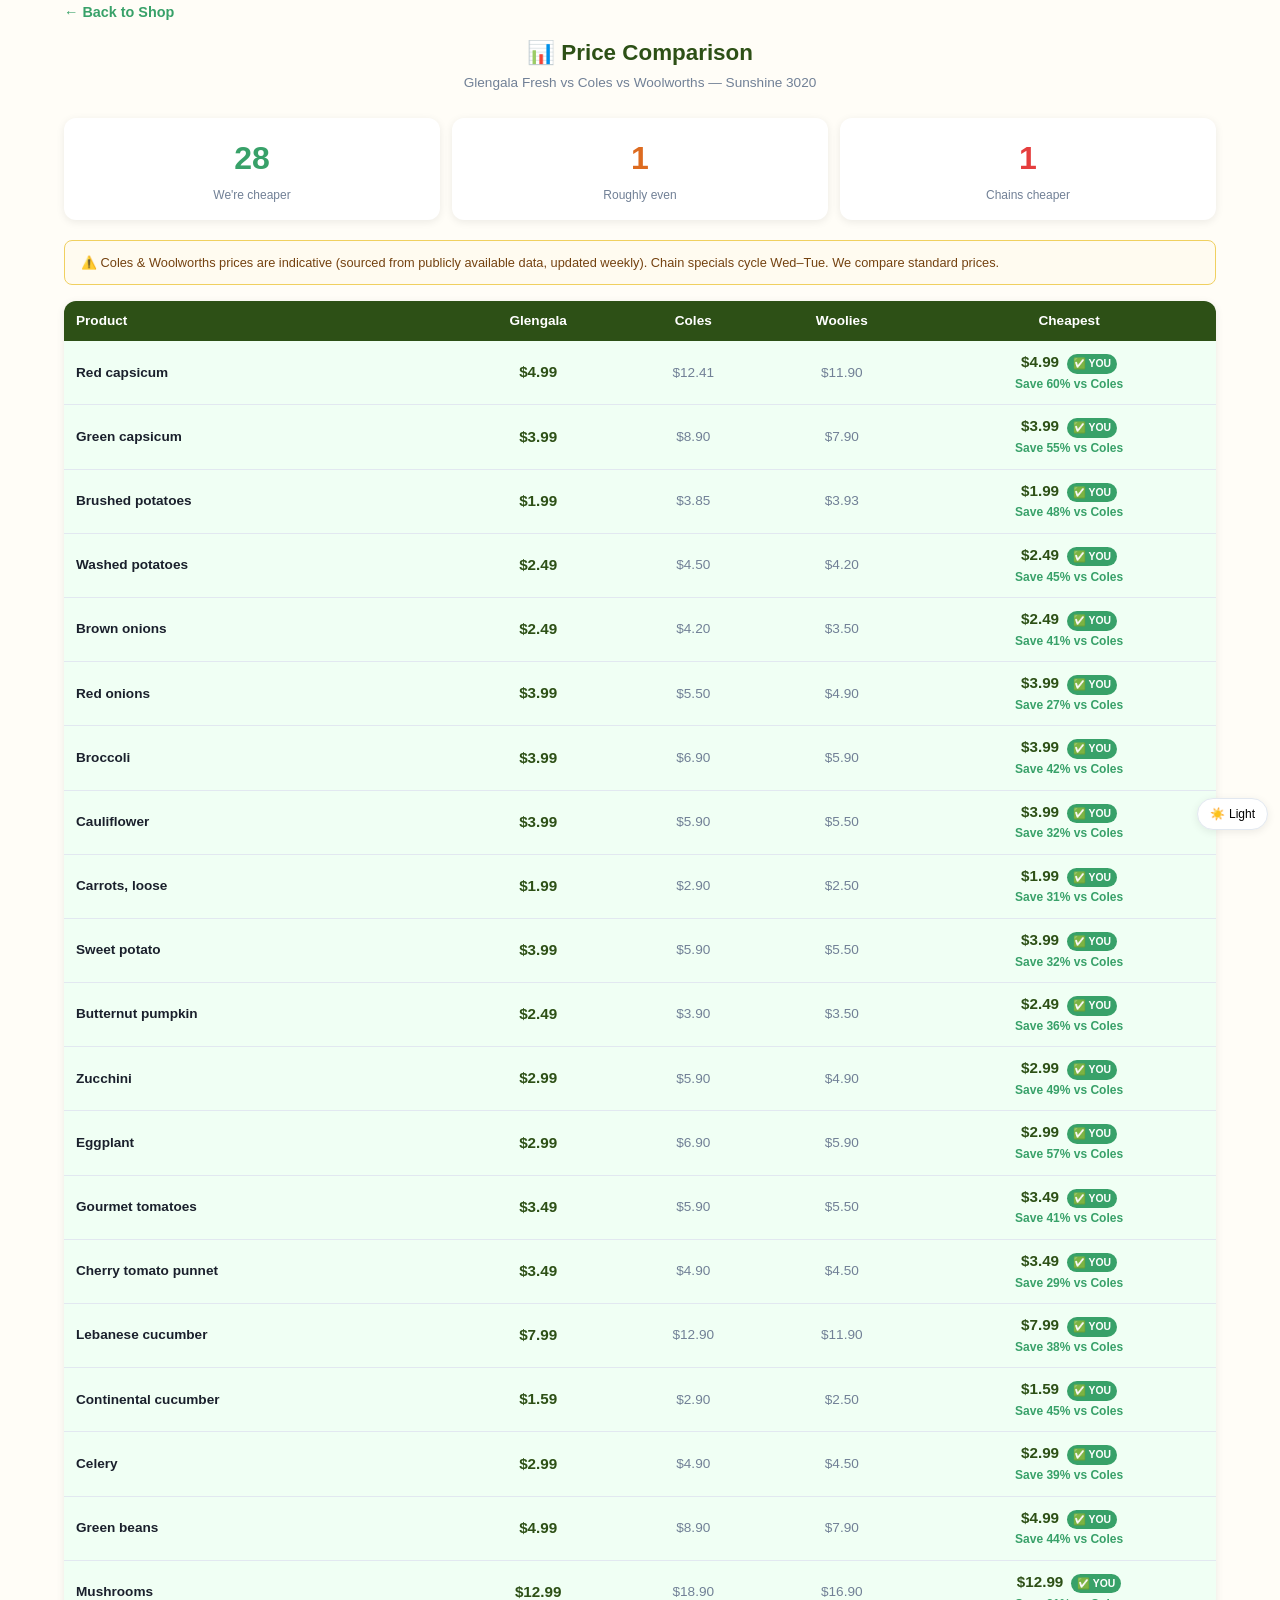
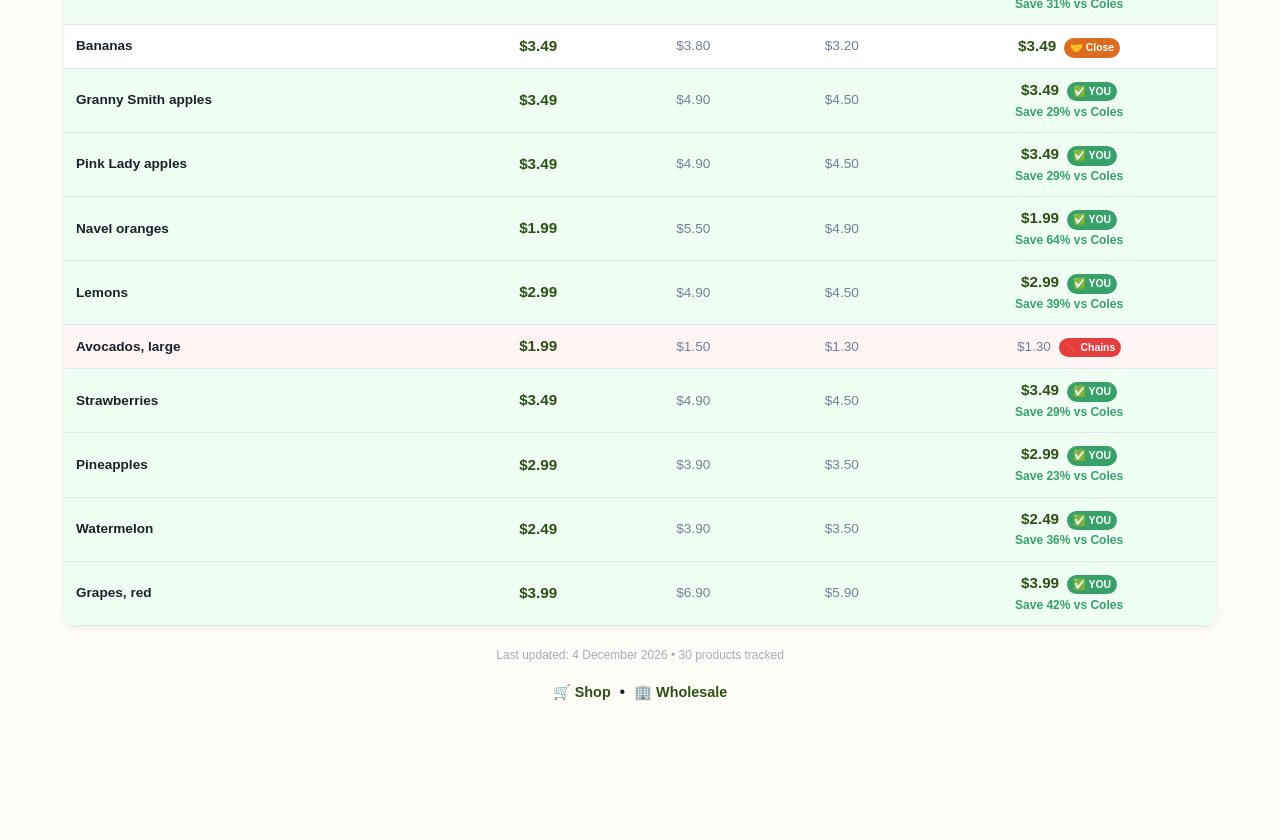
<file: compare.html>
<!DOCTYPE html>
<html lang="en">
<head>
    <meta charset="UTF-8">
    <meta name="viewport" content="width=device-width, initial-scale=1.0">
    <title>Price Comparison — Glengala Fresh vs Coles vs Woolworths</title>
    <meta name="description" content="See how Glengala Fresh prices compare to Coles and Woolworths on 30 everyday essentials. Updated weekly.">
    <link rel="stylesheet" href="shop-styles.css">
    <style>
        .compare-container { max-width: 900px; margin: 0 auto; padding: 20px 16px 80px; }
        .compare-header { text-align: center; margin-bottom: 24px; }
        .compare-header h1 { color: #2d5016; font-size: 1.4rem; margin-bottom: 4px; }
        .compare-header p { color: #718096; font-size: 0.85rem; }
        .compare-table-wrapper { overflow-x: auto; -webkit-overflow-scrolling: touch; margin: 16px 0; border-radius: 12px; box-shadow: 0 2px 8px rgba(0,0,0,0.08); }
        .compare-table { width: 100%; border-collapse: collapse; background: #fff; font-size: 0.85rem; }
        .compare-table th { background: #2d5016; color: #fff; padding: 10px 8px; text-align: center; font-weight: 700; white-space: nowrap; position: sticky; top: 0; }
        .compare-table th:first-child { text-align: left; padding-left: 12px; min-width: 140px; }
        .compare-table td { padding: 10px 8px; text-align: center; border-bottom: 1px solid #e2e8f0; }
        .compare-table td:first-child { text-align: left; padding-left: 12px; font-weight: 600; }
        .compare-table tr:hover td { background: #f0fff4; }
        .price-you { color: #2d5016; font-weight: 800; font-size: 0.95rem; }
        .price-chain { color: #718096; }
        .winner-you { background: #f0fff4 !important; }
        .winner-chain { background: #fff5f5 !important; }
        .badge-win { display: inline-block; background: #38a169; color: #fff; font-size: 0.65rem; padding: 2px 6px; border-radius: 10px; margin-left: 4px; font-weight: 700; }
        .badge-lose { display: inline-block; background: #e53e3e; color: #fff; font-size: 0.65rem; padding: 2px 6px; border-radius: 10px; margin-left: 4px; font-weight: 700; }
        .badge-close { display: inline-block; background: #dd6b20; color: #fff; font-size: 0.65rem; padding: 2px 6px; border-radius: 10px; margin-left: 4px; font-weight: 700; }
        .savings { font-size: 0.75rem; color: #38a169; font-weight: 700; }
        .stats-row { display: grid; grid-template-columns: repeat(3, 1fr); gap: 12px; margin: 20px 0; }
        .stat-card { background: #fff; border-radius: 12px; padding: 16px; text-align: center; box-shadow: 0 2px 8px rgba(0,0,0,0.08); }
        .stat-card .number { font-size: 2rem; font-weight: 800; }
        .stat-card .number.green { color: #38a169; }
        .stat-card .number.red { color: #e53e3e; }
        .stat-card .number.orange { color: #dd6b20; }
        .stat-card .label { font-size: 0.75rem; color: #718096; margin-top: 4px; }
        .last-updated { text-align: center; font-size: 0.75rem; color: #a0aec0; margin-top: 20px; }
        .note-box { background: #fffbf0; border: 1px solid #f0d060; border-radius: 8px; padding: 12px 16px; margin: 16px 0; font-size: 0.8rem; color: #744210; }
        .nav-back { display: inline-block; margin-bottom: 12px; color: #38a169; text-decoration: none; font-weight: 600; font-size: 0.9rem; }
    </style>
</head>
<body>
    <div class="shop-container">
        <a href="index.html" class="nav-back">← Back to Shop</a>

        <div class="compare-header">
            <h1>📊 Price Comparison</h1>
            <p>Glengala Fresh vs Coles vs Woolworths — Sunshine 3020</p>
        </div>

        <div class="stats-row">
            <div class="stat-card">
                <div class="number green" id="winCount">—</div>
                <div class="label">We're cheaper</div>
            </div>
            <div class="stat-card">
                <div class="number orange" id="closeCount">—</div>
                <div class="label">Roughly even</div>
            </div>
            <div class="stat-card">
                <div class="number red" id="loseCount">—</div>
                <div class="label">Chains cheaper</div>
            </div>
        </div>

        <div class="note-box">
            ⚠️ Coles & Woolworths prices are indicative (sourced from publicly available data, updated weekly). Chain specials cycle Wed–Tue. We compare standard prices.
        </div>

        <div class="compare-table-wrapper">
            <table class="compare-table">
                <thead>
                    <tr>
                        <th>Product</th>
                        <th>Glengala</th>
                        <th>Coles</th>
                        <th>Woolies</th>
                        <th>Cheapest</th>
                    </tr>
                </thead>
                <tbody id="compareTableBody">
                    <!-- Filled by JavaScript -->
                </tbody>
            </table>
        </div>

        <p class="last-updated">Last updated: <span id="updateDate">—</span> • 30 products tracked</p>
    </div>

    <!-- Cart Summary (reuse from shop) -->
    <div class="cart-summary" id="cartSummary" style="display:none;">
        <div class="cart-toggle" onclick="toggleCart()">
            <span>🛒 Cart (<span id="cartCount">0</span>)</span>
            <span id="cartToggleIcon">▲</span>
        </div>
        <div class="cart-content" id="cartContent">
            <div id="cartItems" class="cart-items"><div class="empty-cart">Your cart is empty</div></div>
            <div id="cartTotal" class="cart-total">Total: $0.00</div>
            <button class="checkout-btn" onclick="shop.checkout()">Confirm Order</button>
        </div>
    </div>

    <!-- Dark Mode Toggle -->
    <div class="dark-mode-toggle">
        <button class="dark-mode-btn" onclick="toggleDarkMode()">
            <span id="themeIcon">☀️</span>
            <span id="themeText">Light</span>
        </button>
    </div>

    <div class="footer-menu">
        <a href="index.html">🛒 Shop</a>
        &nbsp;•&nbsp;
        <a href="wholesale.html">🏢 Wholesale</a>
    </div>

    <script src="compare-data.js"></script>
    <script>
        document.addEventListener('DOMContentLoaded', () => {
            renderCompareTable();
            if (localStorage.getItem('glengalaDarkMode') === 'true') {
                document.body.classList.add('dark-mode');
                document.getElementById('themeIcon').textContent = '🌙';
                document.getElementById('themeText').textContent = 'Dark';
            }
        });
    </script>
</body>
</html>
</file>
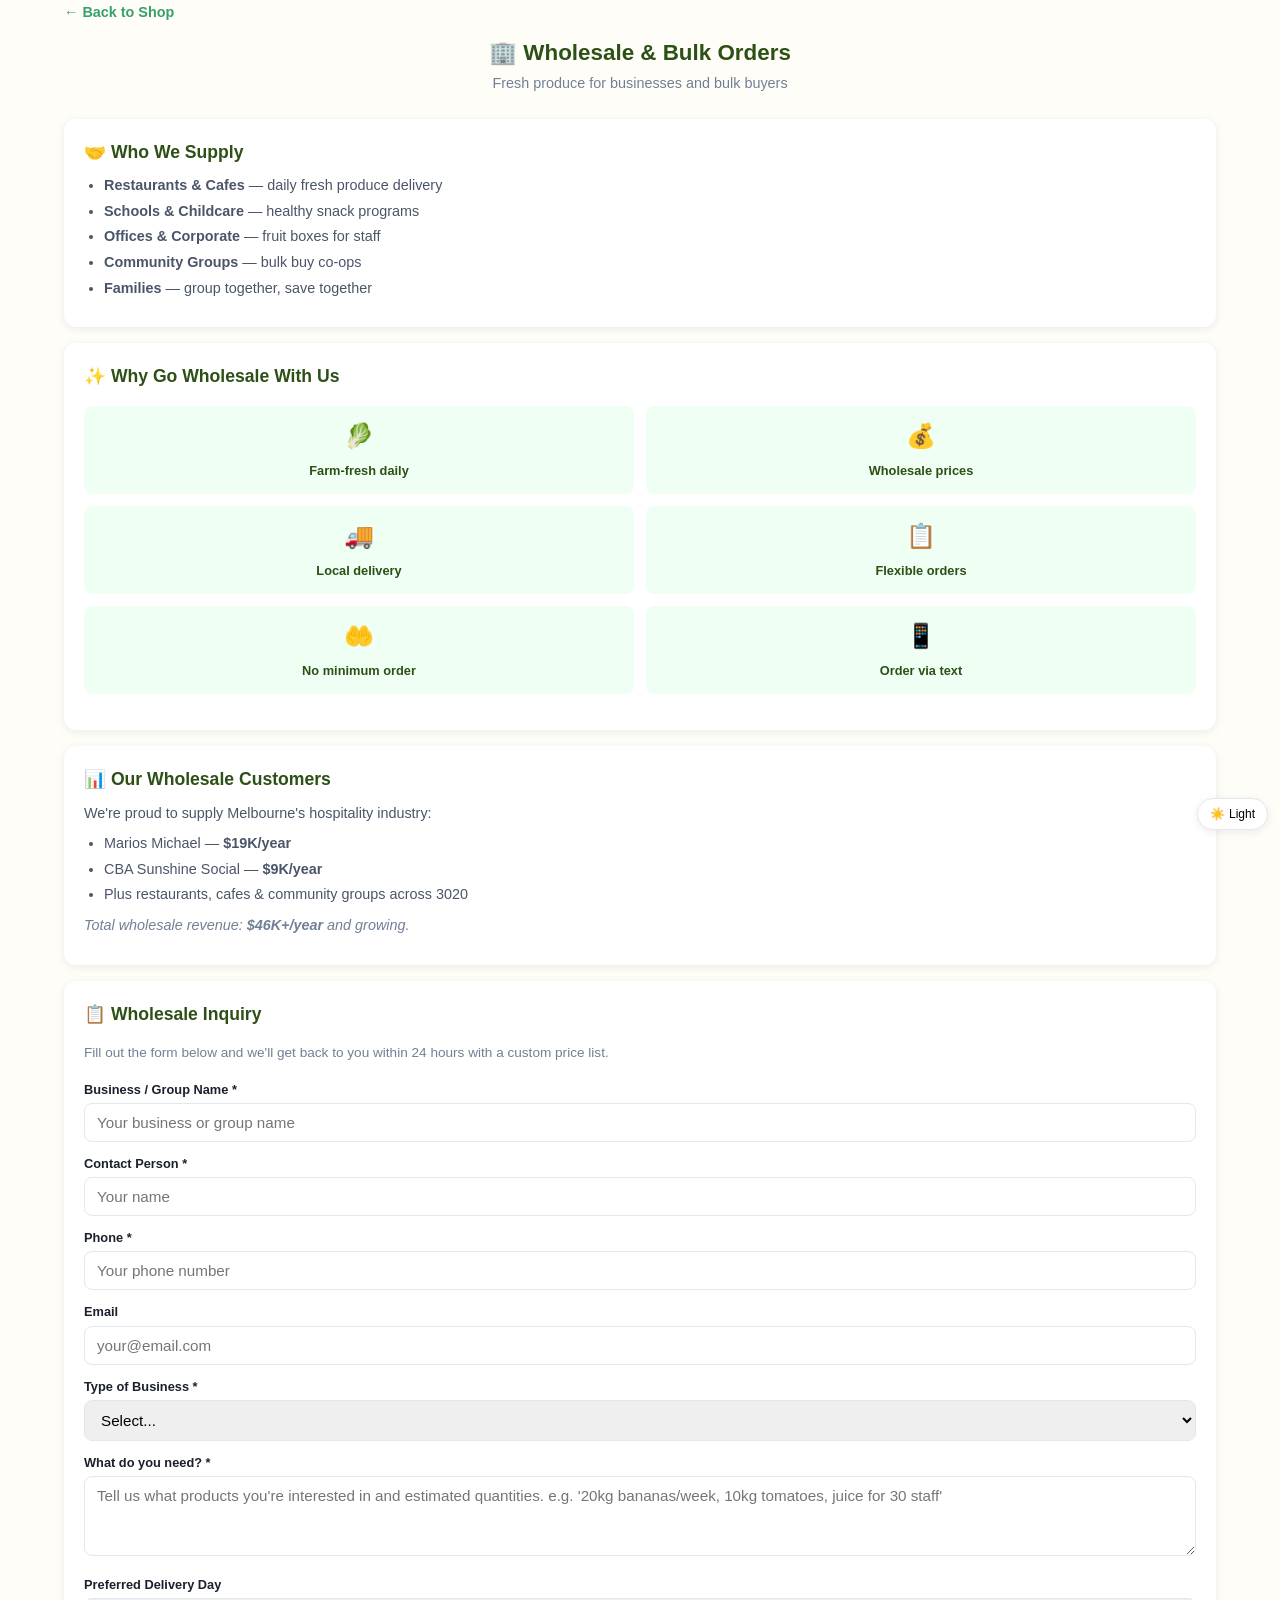
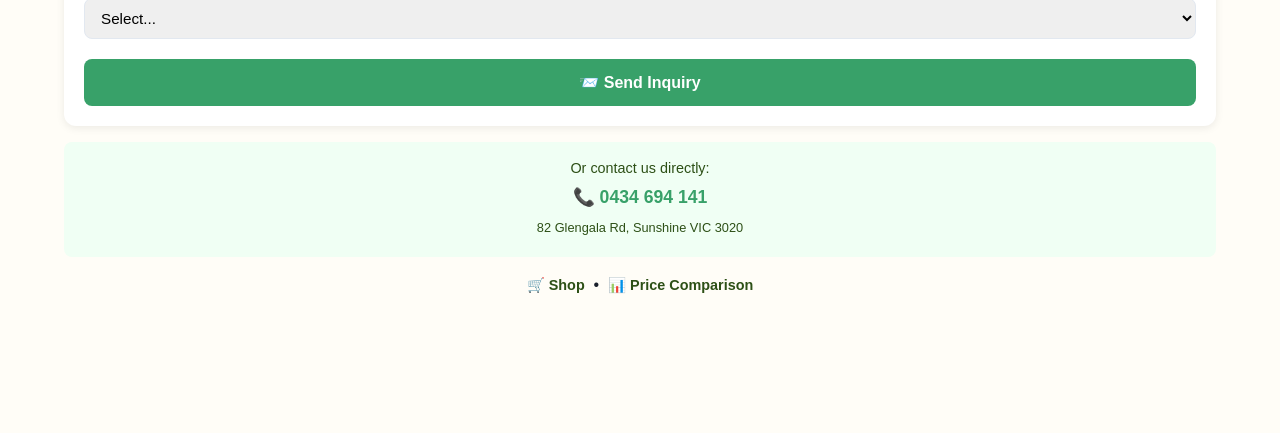
<file: wholesale.html>
<!DOCTYPE html>
<html lang="en">
<head>
    <meta charset="UTF-8">
    <meta name="viewport" content="width=device-width, initial-scale=1.0">
    <title>Wholesale — Glengala Fresh</title>
    <meta name="description" content="Wholesale fresh produce for restaurants, cafes, and bulk buyers in Melbourne. Contact Glengala Fresh for wholesale pricing.">
    <link rel="stylesheet" href="shop-styles.css">
    <style>
        .wholesale-container { max-width: 700px; margin: 0 auto; padding: 20px 16px 80px; }
        .wholesale-header { text-align: center; margin-bottom: 24px; }
        .wholesale-header h1 { color: #2d5016; font-size: 1.4rem; margin-bottom: 4px; }
        .wholesale-header p { color: #718096; font-size: 0.9rem; }
        .info-card { background: #fff; border-radius: 12px; padding: 20px; margin-bottom: 16px; box-shadow: 0 2px 8px rgba(0,0,0,0.08); }
        .info-card h2 { color: #2d5016; font-size: 1.1rem; margin-bottom: 10px; }
        .info-card p { color: #4a5568; font-size: 0.9rem; line-height: 1.6; margin-bottom: 8px; }
        .info-card ul { padding-left: 20px; margin: 8px 0; }
        .info-card li { color: #4a5568; font-size: 0.9rem; margin-bottom: 4px; }
        .benefits-grid { display: grid; grid-template-columns: 1fr 1fr; gap: 12px; margin: 16px 0; }
        .benefit-item { background: #f0fff4; border-radius: 8px; padding: 12px; text-align: center; }
        .benefit-item .emoji { font-size: 1.5rem; display: block; margin-bottom: 4px; }
        .benefit-item .text { font-size: 0.8rem; font-weight: 600; color: #2d5016; }
        .contact-form { background: #fff; border-radius: 12px; padding: 20px; box-shadow: 0 2px 8px rgba(0,0,0,0.08); }
        .contact-form h2 { color: #2d5016; font-size: 1.1rem; margin-bottom: 16px; }
        .form-group { margin-bottom: 12px; }
        .form-group label { display: block; font-size: 0.8rem; font-weight: 600; margin-bottom: 4px; color: #1a202c; }
        .form-group input, .form-group textarea, .form-group select { width: 100%; padding: 10px 12px; border: 1px solid #e2e8f0; border-radius: 8px; font-size: 0.95rem; font-family: inherit; }
        .form-group input:focus, .form-group textarea:focus, .form-group select:focus { outline: none; border-color: #38a169; box-shadow: 0 0 0 3px rgba(56,161,105,0.15); }
        .form-group textarea { resize: vertical; min-height: 80px; }
        .submit-btn { width: 100%; padding: 14px; background: #38a169; color: white; border: none; border-radius: 8px; font-size: 1rem; font-weight: 700; cursor: pointer; margin-top: 8px; }
        .submit-btn:hover { background: #2d5016; }
        .contact-direct { text-align: center; margin-top: 16px; padding: 16px; background: #f0fff4; border-radius: 8px; }
        .contact-direct p { font-size: 0.9rem; color: #2d5016; margin-bottom: 4px; }
        .contact-direct a { color: #38a169; font-weight: 700; text-decoration: none; font-size: 1.1rem; }
        .nav-back { display: inline-block; margin-bottom: 12px; color: #38a169; text-decoration: none; font-weight: 600; font-size: 0.9rem; }
    </style>
</head>
<body>
    <div class="shop-container">
        <a href="index.html" class="nav-back">← Back to Shop</a>

        <div class="wholesale-header">
            <h1>🏢 Wholesale & Bulk Orders</h1>
            <p>Fresh produce for businesses and bulk buyers</p>
        </div>

        <!-- Who We Serve -->
        <div class="info-card">
            <h2>🤝 Who We Supply</h2>
            <ul>
                <li><strong>Restaurants & Cafes</strong> — daily fresh produce delivery</li>
                <li><strong>Schools & Childcare</strong> — healthy snack programs</li>
                <li><strong>Offices & Corporate</strong> — fruit boxes for staff</li>
                <li><strong>Community Groups</strong> — bulk buy co-ops</li>
                <li><strong>Families</strong> — group together, save together</li>
            </ul>
        </div>

        <!-- Benefits -->
        <div class="info-card">
            <h2>✨ Why Go Wholesale With Us</h2>
            <div class="benefits-grid">
                <div class="benefit-item"><span class="emoji">🥬</span><span class="text">Farm-fresh daily</span></div>
                <div class="benefit-item"><span class="emoji">💰</span><span class="text">Wholesale prices</span></div>
                <div class="benefit-item"><span class="emoji">🚚</span><span class="text">Local delivery</span></div>
                <div class="benefit-item"><span class="emoji">📋</span><span class="text">Flexible orders</span></div>
                <div class="benefit-item"><span class="emoji">🤲</span><span class="text">No minimum order</span></div>
                <div class="benefit-item"><span class="emoji">📱</span><span class="text">Order via text</span></div>
            </div>
        </div>

        <!-- Existing Wholesale Customers -->
        <div class="info-card">
            <h2>📊 Our Wholesale Customers</h2>
            <p>We're proud to supply Melbourne's hospitality industry:</p>
            <ul>
                <li>Marios Michael — <strong>$19K/year</strong></li>
                <li>CBA Sunshine Social — <strong>$9K/year</strong></li>
                <li>Plus restaurants, cafes & community groups across 3020</li>
            </ul>
            <p style="margin-top:8px; font-style:italic; color:#718096;">Total wholesale revenue: <strong>$46K+/year</strong> and growing.</p>
        </div>

        <!-- Inquiry Form -->
        <div class="contact-form">
            <h2>📋 Wholesale Inquiry</h2>
            <p style="font-size:0.85rem; color:#718096; margin-bottom:16px;">Fill out the form below and we'll get back to you within 24 hours with a custom price list.</p>
            <form onsubmit="submitInquiry(event)">
                <div class="form-group">
                    <label>Business / Group Name *</label>
                    <input type="text" id="bizName" placeholder="Your business or group name" required>
                </div>
                <div class="form-group">
                    <label>Contact Person *</label>
                    <input type="text" id="contactName" placeholder="Your name" required>
                </div>
                <div class="form-group">
                    <label>Phone *</label>
                    <input type="tel" id="bizPhone" placeholder="Your phone number" required>
                </div>
                <div class="form-group">
                    <label>Email</label>
                    <input type="email" id="bizEmail" placeholder="your@email.com">
                </div>
                <div class="form-group">
                    <label>Type of Business *</label>
                    <select id="bizType" required>
                        <option value="">Select...</option>
                        <option value="restaurant">Restaurant</option>
                        <option value="cafe">Café / Coffee Shop</option>
                        <option value="school">School / Childcare</option>
                        <option value="office">Office / Corporate</option>
                        <option value="community">Community Group / Bulk Buy</option>
                        <option value="other">Other</option>
                    </select>
                </div>
                <div class="form-group">
                    <label>What do you need? *</label>
                    <textarea id="bizNeeds" placeholder="Tell us what products you're interested in and estimated quantities. e.g. '20kg bananas/week, 10kg tomatoes, juice for 30 staff'" required></textarea>
                </div>
                <div class="form-group">
                    <label>Preferred Delivery Day</label>
                    <select id="bizDelivery">
                        <option value="">Select...</option>
                        <option value="monday">Monday</option>
                        <option value="tuesday">Tuesday</option>
                        <option value="wednesday">Wednesday</option>
                        <option value="thursday">Thursday</option>
                        <option value="friday">Friday (Market Day!)</option>
                        <option value="saturday">Saturday</option>
                        <option value="flexible">Flexible</option>
                    </select>
                </div>
                <button type="submit" class="submit-btn">📨 Send Inquiry</button>
            </form>
        </div>

        <!-- Direct Contact -->
        <div class="contact-direct">
            <p>Or contact us directly:</p>
            <a href="tel:+61434694141">📞 0434 694 141</a>
            <p style="margin-top:8px; font-size:0.8rem;">82 Glengala Rd, Sunshine VIC 3020</p>
        </div>
    </div>

    <!-- Dark Mode Toggle -->
    <div class="dark-mode-toggle">
        <button class="dark-mode-btn" onclick="toggleDarkMode()">
            <span id="themeIcon">☀️</span>
            <span id="themeText">Light</span>
        </button>
    </div>

    <div class="footer-menu">
        <a href="index.html">🛒 Shop</a>
        &nbsp;•&nbsp;
        <a href="compare.html">📊 Price Comparison</a>
    </div>

    <script>
        function submitInquiry(e) {
            e.preventDefault();
            const data = {
                business: document.getElementById('bizName').value,
                contact: document.getElementById('contactName').value,
                phone: document.getElementById('bizPhone').value,
                email: document.getElementById('bizEmail').value,
                type: document.getElementById('bizType').value,
                needs: document.getElementById('bizNeeds').value,
                delivery: document.getElementById('bizDelivery').value
            };

            const text = `🏢 GLAENGALA FRESH — WHOLESALE INQUIRY\n\n` +
                `Business: ${data.business}\n` +
                `Contact: ${data.contact}\n` +
                `Phone: ${data.phone}\n` +
                `Email: ${data.email || 'N/A'}\n` +
                `Type: ${data.type}\n` +
                `Delivery: ${data.delivery || 'Flexible'}\n\n` +
                `NEEDS:\n${data.needs}\n\n` +
                `Please respond with wholesale pricing. Thank you!`;

            const smsLink = `sms:0434694141?body=${encodeURIComponent(text)}`;
            window.location.href = smsLink;

            setTimeout(() => {
                alert(`📨 Your wholesale inquiry is ready to send!\n\nYour SMS app should have opened. Send to 0434 694 141.\n\nWe'll respond within 24 hours with a custom price list.`);
            }, 1000);
        }

        // Dark mode
        if (localStorage.getItem('glengalaDarkMode') === 'true') {
            document.body.classList.add('dark-mode');
            document.getElementById('themeIcon').textContent = '🌙';
            document.getElementById('themeText').textContent = 'Dark';
        }
        function toggleDarkMode() {
            document.body.classList.toggle('dark-mode');
            const isDark = document.body.classList.contains('dark-mode');
            document.getElementById('themeIcon').textContent = isDark ? '🌙' : '☀️';
            document.getElementById('themeText').textContent = isDark ? 'Dark' : 'Light';
            localStorage.setItem('glengalaDarkMode', isDark ? 'true' : 'false');
        }
    </script>
</body>
</html>
</file>
<file: shop-styles.css>
/* Glengala Fresh — Shop Stylesheet
   Mobile-first, green produce aesthetic
   Last updated: 2026-06-16
   ═══════════════════════════════════════ */

:root {
    --green-dark: #2d5016;
    --green: #38a169;
    --green-light: #68d391;
    --green-pale: #f0fff4;
    --cream: #fffdf7;
    --white: #ffffff;
    --text: #1a202c;
    --text-light: #718096;
    --border: #e2e8f0;
    --shadow: 0 2px 8px rgba(0,0,0,0.08);
    --shadow-lg: 0 8px 24px rgba(0,0,0,0.12);
    --radius: 12px;
    --radius-sm: 8px;
    --font: -apple-system, BlinkMacSystemFont, 'Segoe UI', Roboto, sans-serif;
    --header-height: 120px;
    --cart-bar-height: 60px;
}

/* ── Reset & Base ── */
*, *::before, *::after { box-sizing: border-box; margin: 0; padding: 0; }

html {
    font-size: 16px;
    -webkit-text-size-adjust: 100%;
    scroll-behavior: smooth;
}

body {
    font-family: var(--font);
    color: var(--text);
    background: var(--cream);
    line-height: 1.5;
    min-height: 100vh;
    padding-bottom: var(--cart-bar-height);
}

/* ── Shop Container ── */
.shop-container {
    max-width: 1200px;
    margin: 0 auto;
    padding: 0 16px;
}

/* ── Trust Ribbon ── */
.trust-ribbon {
    background: var(--green-dark);
    color: var(--white);
    text-align: center;
    padding: 8px 16px;
    font-size: 0.8rem;
    font-weight: 500;
}

/* ── Header ── */
.header {
    background: var(--white);
    padding: 16px 0;
    border-bottom: 2px solid var(--green);
    text-align: center;
    position: sticky;
    top: 0;
    z-index: 100;
    box-shadow: var(--shadow);
}

.language-toggle-container {
    margin-bottom: 8px;
}

.language-select {
    font-size: 0.85rem;
    padding: 4px 8px;
    border: 1px solid var(--border);
    border-radius: var(--radius-sm);
    background: var(--white);
    cursor: pointer;
}

.header-content { display: flex; flex-direction: column; align-items: center; gap: 4px; }

.logo {
    height: 48px;
    width: auto;
    object-fit: contain;
}

.header h1 {
    font-size: 1.5rem;
    font-weight: 800;
    color: var(--green-dark);
    letter-spacing: -0.5px;
}

.shop-details {
    font-size: 0.8rem;
    color: var(--text-light);
    font-weight: 500;
}

/* ── Search Bar ── */
.search-bar {
    padding: 12px 0;
    position: sticky;
    top: var(--header-height);
    z-index: 99;
    background: var(--cream);
}

.search-input {
    width: 100%;
    padding: 12px 16px;
    border: 2px solid var(--border);
    border-radius: var(--radius);
    font-size: 1rem;
    background: var(--white);
    transition: border-color 0.2s;
}

.search-input:focus {
    outline: none;
    border-color: var(--green);
    box-shadow: 0 0 0 3px rgba(56, 161, 105, 0.15);
}

/* ── Categories ── */
.categories-container { padding-bottom: 80px; }

.category-tab {
    margin-bottom: 8px;
    border-radius: var(--radius);
    overflow: hidden;
    background: var(--white);
    box-shadow: var(--shadow);
}

.category-header {
    display: flex;
    justify-content: space-between;
    align-items: center;
    padding: 14px 16px;
    cursor: pointer;
    user-select: none;
    -webkit-tap-highlight-color: transparent;
    transition: background 0.15s;
}

.category-header:active { background: var(--green-pale); }

.category-title {
    display: flex;
    align-items: center;
    gap: 8px;
    font-size: 1.05rem;
    font-weight: 700;
}

.category-emoji { font-size: 1.3rem; }

.category-toggle {
    font-size: 0.8rem;
    color: var(--text-light);
    transition: transform 0.2s;
}

.category-header.active .category-toggle { transform: rotate(180deg); }

.category-content {
    max-height: 0;
    overflow: hidden;
    transition: max-height 0.3s ease;
}

.category-content.expanded { max-height: 5000px; }

/* ── Products Grid ── */
.products-grid {
    display: grid;
    grid-template-columns: repeat(auto-fill, minmax(155px, 1fr));
    gap: 12px;
    padding: 12px;
}

/* ── Product Card ── */
.product-card {
    background: var(--white);
    border-radius: var(--radius);
    padding: 12px;
    text-align: center;
    position: relative;
    border: 1px solid var(--border);
    transition: transform 0.15s, box-shadow 0.15s;
    display: flex;
    flex-direction: column;
    gap: 6px;
}

.product-card:hover {
    transform: translateY(-2px);
    box-shadow: var(--shadow-lg);
}

.special-badge {
    position: absolute;
    top: -6px;
    right: -6px;
    background: #e53e3e;
    color: white;
    font-size: 0.65rem;
    font-weight: 700;
    padding: 3px 8px;
    border-radius: 20px;
    z-index: 2;
}

.product-photo {
    width: 100%;
    aspect-ratio: 1;
    border-radius: var(--radius-sm);
    background: var(--green-pale);
    display: flex;
    align-items: center;
    justify-content: center;
    font-size: 2.5rem;
    overflow: hidden;
    margin-bottom: 4px;
}

.product-photo img {
    width: 100%;
    height: 100%;
    object-fit: cover;
}

.product-name {
    font-size: 0.85rem;
    font-weight: 600;
    line-height: 1.3;
    min-height: 2.6em;
    display: flex;
    align-items: center;
    justify-content: center;
}

.product-price {
    font-size: 1.1rem;
    font-weight: 800;
    color: var(--green-dark);
}

.product-unit {
    font-size: 0.7rem;
    color: var(--text-light);
    margin-bottom: 4px;
}

/* ── Quantity Selector ── */
.quantity-selector {
    display: flex;
    align-items: center;
    justify-content: center;
    gap: 4px;
    margin-bottom: 8px;
}

.quantity-input {
    width: 50px;
    text-align: center;
    padding: 6px 4px;
    border: 1px solid var(--border);
    border-radius: var(--radius-sm);
    font-size: 0.9rem;
    font-weight: 600;
    -moz-appearance: textfield;
}

.quantity-input::-webkit-outer-spin-button,
.quantity-input::-webkit-inner-spin-button {
    -webkit-appearance: none;
    margin: 0;
}

.quantity-controls {
    display: flex;
    flex-direction: column;
    gap: 2px;
}

.quantity-btn {
    width: 26px;
    height: 22px;
    border: 1px solid var(--border);
    border-radius: 4px;
    background: var(--white);
    cursor: pointer;
    font-size: 0.6rem;
    display: flex;
    align-items: center;
    justify-content: center;
    transition: background 0.15s;
}

.quantity-btn:active { background: var(--green-pale); }

/* ── Add to Cart Button ── */
.add-to-cart {
    width: 100%;
    padding: 10px 8px;
    background: var(--green);
    color: white;
    border: none;
    border-radius: var(--radius-sm);
    font-size: 0.8rem;
    font-weight: 700;
    cursor: pointer;
    transition: background 0.15s, transform 0.1s;
}

.add-to-cart:hover { background: var(--green-dark); }
.add-to-cart:active { transform: scale(0.97); }

/* ── Cart Summary (Sticky Bottom Bar) ── */
.cart-summary {
    position: fixed;
    bottom: 0;
    left: 0;
    right: 0;
    background: var(--white);
    box-shadow: 0 -4px 16px rgba(0,0,0,0.1);
    z-index: 200;
    max-height: 60px;
    transition: max-height 0.3s ease;
    overflow: hidden;
}

.cart-summary.expanded {
    max-height: 70vh;
    overflow-y: auto;
}

.cart-toggle {
    display: flex;
    justify-content: space-between;
    align-items: center;
    padding: 16px 20px;
    cursor: pointer;
    font-weight: 700;
    font-size: 1rem;
    height: 60px;
    -webkit-tap-highlight-color: transparent;
}

.cart-toggle:active { background: var(--green-pale); }

#cartToggleIcon {
    transition: transform 0.2s;
    font-size: 0.8rem;
}

.cart-content {
    padding: 0 20px 20px;
}

.cart-items { margin-bottom: 12px; }

.cart-item {
    display: flex;
    justify-content: space-between;
    align-items: center;
    padding: 8px 0;
    border-bottom: 1px solid var(--border);
}

.cart-item-name { font-weight: 600; font-size: 0.9rem; }
.cart-item-quantity { font-size: 0.8rem; color: var(--text-light); }
.cart-item-price { font-weight: 700; color: var(--green-dark); }

.empty-cart {
    text-align: center;
    padding: 20px;
    color: var(--text-light);
    font-style: italic;
}

.cart-total {
    text-align: right;
    font-size: 1.1rem;
    font-weight: 800;
    padding: 8px 0;
    border-top: 2px solid var(--green);
    margin-bottom: 12px;
}

.checkout-btn {
    width: 100%;
    padding: 14px;
    background: var(--green-dark);
    color: white;
    border: none;
    border-radius: var(--radius);
    font-size: 1rem;
    font-weight: 700;
    cursor: pointer;
    transition: background 0.15s;
}

.checkout-btn:hover { background: #1a3a0a; }
.checkout-btn:active { transform: scale(0.98); }

/* ── Order Summary Overlay ── */
.order-summary-overlay {
    position: fixed;
    top: 0;
    left: 0;
    right: 0;
    bottom: 0;
    background: rgba(0,0,0,0.6);
    z-index: 500;
    display: flex;
    align-items: center;
    justify-content: center;
    padding: 16px;
}

.order-summary-container {
    background: var(--white);
    border-radius: var(--radius);
    padding: 24px;
    max-width: 500px;
    width: 100%;
    max-height: 85vh;
    overflow-y: auto;
    box-shadow: var(--shadow-lg);
}

.order-summary-header {
    display: flex;
    justify-content: space-between;
    align-items: center;
    margin-bottom: 16px;
    padding-bottom: 12px;
    border-bottom: 2px solid var(--green);
}

.order-summary-header h2 { font-size: 1.2rem; color: var(--green-dark); }

.close-btn {
    background: none;
    border: none;
    font-size: 1.5rem;
    cursor: pointer;
    color: var(--text-light);
    padding: 4px 8px;
}

.order-info {
    display: flex;
    justify-content: space-between;
    margin-bottom: 16px;
    font-size: 0.85rem;
    color: var(--text-light);
}

.order-items h3 {
    font-size: 0.95rem;
    margin-bottom: 8px;
    color: var(--green-dark);
}

.order-item {
    display: flex;
    justify-content: space-between;
    padding: 8px 0;
    border-bottom: 1px solid var(--border);
    font-size: 0.9rem;
}

.item-details {
    text-align: right;
    font-size: 0.85rem;
    color: var(--text-light);
}

.order-total {
    display: flex;
    justify-content: space-between;
    padding: 12px 0;
    font-size: 1.1rem;
    font-weight: 800;
    border-top: 2px solid var(--green);
    margin: 12px 0;
}

.order-actions {
    display: flex;
    gap: 8px;
}

.order-actions button {
    flex: 1;
    padding: 12px;
    border: none;
    border-radius: var(--radius-sm);
    font-size: 0.9rem;
    font-weight: 700;
    cursor: pointer;
    transition: background 0.15s;
}

.copy-order-btn {
    background: var(--border);
    color: var(--text);
}

.copy-order-btn:hover { background: #cbd5e0; }

.text-order-btn {
    background: var(--green);
    color: white;
}

.text-order-btn:hover { background: var(--green-dark); }

/* ── Customer Details Form ── */
.customer-form {
    margin: 16px 0;
    padding: 16px;
    background: var(--green-pale);
    border-radius: var(--radius-sm);
}

.customer-form h4 {
    font-size: 0.95rem;
    margin-bottom: 12px;
    color: var(--green-dark);
}

.form-group {
    margin-bottom: 10px;
}

.form-group label {
    display: block;
    font-size: 0.8rem;
    font-weight: 600;
    margin-bottom: 4px;
    color: var(--text);
}

.form-group input,
.form-group textarea {
    width: 100%;
    padding: 10px 12px;
    border: 1px solid var(--border);
    border-radius: var(--radius-sm);
    font-size: 0.95rem;
    font-family: var(--font);
}

.form-group input:focus,
.form-group textarea:focus {
    outline: none;
    border-color: var(--green);
    box-shadow: 0 0 0 3px rgba(56, 161, 105, 0.15);
}

.form-group textarea { resize: vertical; min-height: 60px; }

/* ── Dark Mode Toggle ── */
.dark-mode-toggle {
    position: fixed;
    bottom: 70px;
    right: 12px;
    z-index: 150;
}

.dark-mode-btn {
    display: flex;
    align-items: center;
    gap: 4px;
    padding: 8px 12px;
    background: var(--white);
    border: 1px solid var(--border);
    border-radius: 20px;
    font-size: 0.75rem;
    cursor: pointer;
    box-shadow: var(--shadow);
    transition: background 0.15s;
}

.dark-mode-btn:hover { background: var(--green-pale); }

/* ── Footer Menu ── */
.footer-menu {
    text-align: center;
    padding: 16px;
    margin-bottom: 60px;
}

.footer-menu a {
    color: var(--green-dark);
    text-decoration: none;
    font-weight: 600;
    font-size: 0.9rem;
}

/* ── Story Modal ── */
.story-modal {
    position: fixed;
    top: 0;
    left: 0;
    right: 0;
    bottom: 0;
    background: rgba(0,0,0,0.6);
    z-index: 600;
    display: flex;
    align-items: center;
    justify-content: center;
    padding: 16px;
}

.story-modal-content {
    background: var(--white);
    border-radius: var(--radius);
    padding: 24px;
    max-width: 500px;
    width: 100%;
    position: relative;
}

.story-close {
    position: absolute;
    top: 12px;
    right: 16px;
    font-size: 1.5rem;
    cursor: pointer;
    color: var(--text-light);
}

.story-modal-content h2 {
    color: var(--green-dark);
    margin-bottom: 12px;
}

.story-modal-content p {
    margin-bottom: 8px;
    line-height: 1.6;
}

/* ── No Products ── */
.no-products {
    text-align: center;
    padding: 24px;
    color: var(--text-light);
    font-style: italic;
    grid-column: 1 / -1;
}

/* ── Animations ── */
@keyframes slideDown {
    from { transform: translateX(-50%) translateY(-20px); opacity: 0; }
    to { transform: translateX(-50%) translateY(0); opacity: 1; }
}

.fade-in {
    animation: fadeIn 0.3s ease;
}

@keyframes fadeIn {
    from { opacity: 0; transform: translateY(8px); }
    to { opacity: 1; transform: translateY(0); }
}

/* ── Dark Mode ── */
body.dark-mode {
    --cream: #1a202c;
    --white: #2d3748;
    --text: #e2e8f0;
    --text-light: #a0aec0;
    --border: #4a5568;
    --green-pale: #234e3a;
    --shadow: 0 2px 8px rgba(0,0,0,0.3);
    --shadow-lg: 0 8px 24px rgba(0,0,0,0.4);
}

body.dark-mode .header { border-bottom-color: var(--green-light); }
body.dark-mode .cart-total { border-top-color: var(--green-light); }
body.dark-mode .order-summary-header { border-bottom-color: var(--green-light); }

/* ── Responsive ── */
@media (min-width: 640px) {
    .products-grid {
        grid-template-columns: repeat(auto-fill, minmax(180px, 1fr));
        gap: 16px;
    }

    .product-card { padding: 16px; }
    .product-photo { font-size: 3rem; }
    .product-name { font-size: 0.9rem; }
    .product-price { font-size: 1.2rem; }

    .header h1 { font-size: 1.8rem; }
    .shop-details { font-size: 0.9rem; }

    .order-actions { flex-direction: row; }
}

@media (min-width: 768px) {
    .shop-container { padding: 0 24px; }
    .products-grid { grid-template-columns: repeat(auto-fill, minmax(200px, 1fr)); }
}

@media (min-width: 1024px) {
    .products-grid { grid-template-columns: repeat(4, 1fr); }
}
</file>
